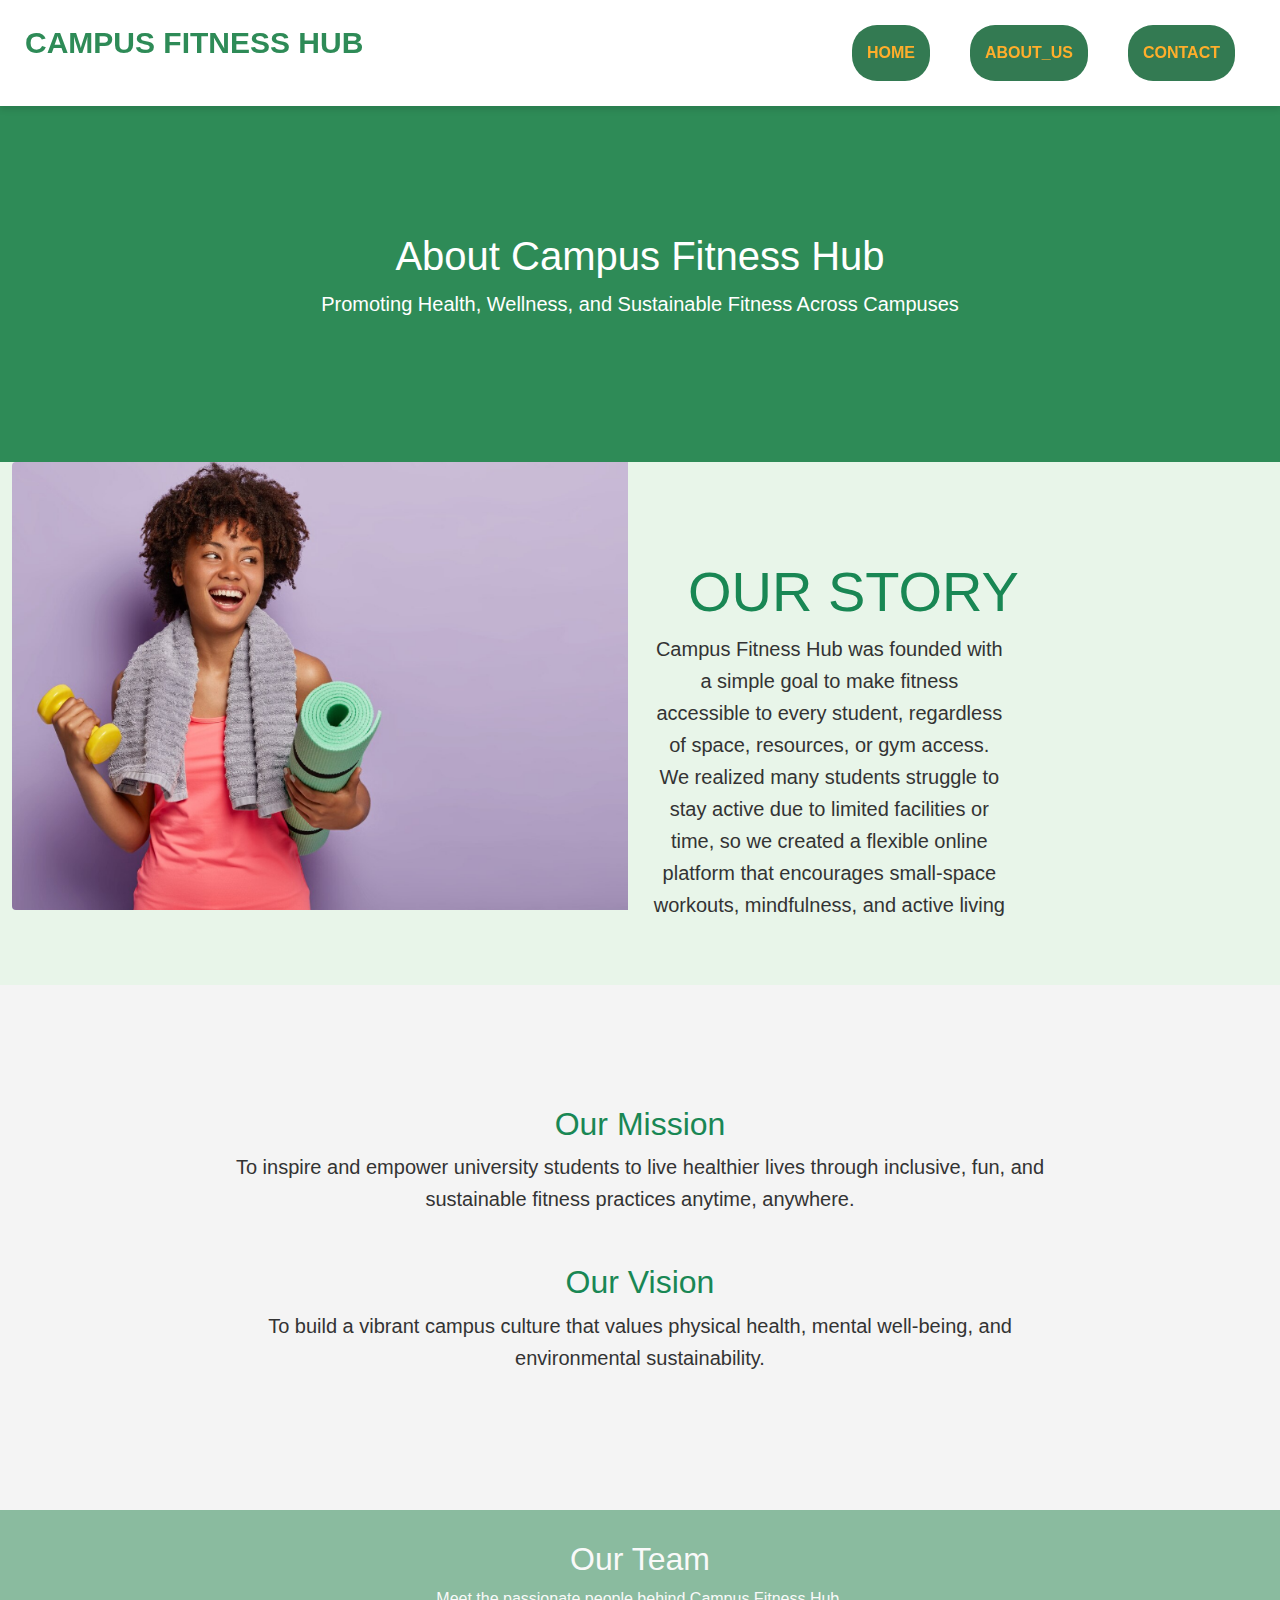
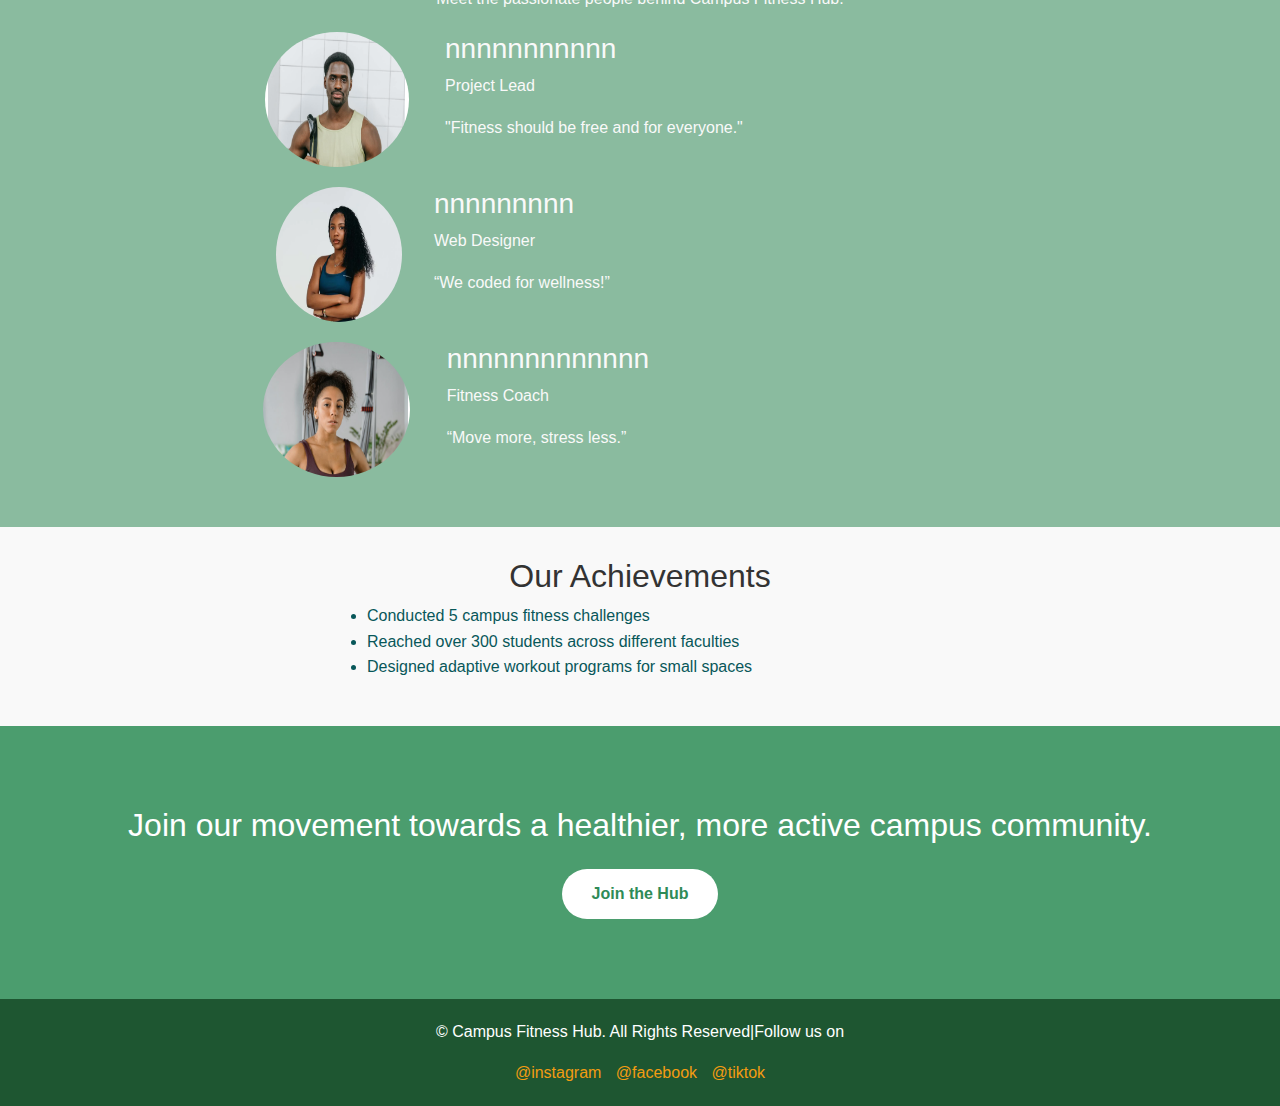
<file: ABOUT_US.html>
<!DOCTYPE html>
<html lang="en">
<head>
    <meta charset="UTF-8">
    <meta name="viewport" content="width=device-width, initial-scale=1.0">
    <title>ABOUT_US</title>
    
<link rel="stylesheet" href="BOOTSTRAP/css/bootstrap.css">
    <link rel="stylesheet" href="CSS/STYLE.css">
</head>
<body>
    <header>
<div class="hd"><h2 class="logo">CAMPUS FITNESS HUB</h2></div>

<div class="nav">
    
        <a href="INDEX.html">HOME</a>
        <a href="ABOUT_US.html">ABOUT_US</a>
    
        <a href="CONTACT.html">CONTACT</a>
    
</div>
 </header>


 
<section class="about text-white d-flex align-items-center justify-content-center">
  
    <div class="col-lg-12  col-md-6  py-5 ">
    <h1 class="text-center pt-5">About Campus Fitness Hub</h1>
    <p class="lead text-center pb-5">Promoting Health, Wellness, and Sustainable Fitness Across Campuses</p>
</div>
</section>


<section class="story container-fluid ">
    <div class="row ">
        <div class="col-md-12 col-lg-6" >
        <img src="IMAGES/about.png"    class="img-fluid rounded-start " alt="our story">
       </div>



            

            <div class=" py-5 col-lg-4  col-md-6">
          <h2 class="text-center  display-4  text-uppercase pt-5 font-Poppins text-success"  >Our Story</h2>

          <p  class="text-start  text-center text-break lead pe-5">
            Campus Fitness Hub was founded with a simple goal  to make fitness
             accessible to every student, regardless of space, resources, or gym access. 
             We realized many students struggle to stay active due to limited facilities or time, 
             so we created a flexible online platform that encourages small-space workouts,
             mindfulness, and active living
        </p>
         </div>
    </div>
</section>

    <section class="mission-vision  ">
        <div class="   mv col-lg-10 col-md-" >
        <h2 class="text-center h2 text-success">Our Mission</h2>
         <p class="text-center mb-5 lead">To inspire and empower university students to live healthier lives through inclusive, 
            fun, and sustainable fitness practices  anytime, anywhere.</p>



<h2 class="text-center h2 text-success">Our Vision</h2>
<p class="text-center lead">To build a vibrant campus culture that values physical health, mental well-being, and environmental 
    sustainability.</p>
</div>

    </section>



    <section class="team justify-content-center">
        <h2 class = "text-center">Our Team</h2>

        <p  class = "text-center">Meet the passionate people behind Campus Fitness Hub.</p>


         <div class="team-card d-flex justify-content-center ">
            <div>
            <img src="IMAGES/p3.PNG"  class="rounded-circle " alt="project- lead">
            </div>

<div class=" t-body align-items-center " >
            <h3   class="">nnnnnnnnnnn</h3>
            <p class="role">Project Lead</p>
            <p class="comment">"Fitness should be free and for everyone."</p>
</div>

   </div>


        <div class="team-card d-flex justify-content-center">
<div>
            <img src="IMAGES/p2.PNG" class="rounded-circle "alt="web designer">
 </div>

    <div class="t-body align-items-center ">
            <h3 class=""> nnnnnnnnn   </h3>
           <p class="role ">Web Designer</p>
         <p class="comment ">“We coded for wellness!”</p>
        </div>

  </div>


        <div class=" team-card d-flex justify-content-center">
<div>
          <img src="IMAGES/p4.PNG" class="rounded-circle" alt=" fitness coach">
          </div>

          <div class=" t-body align-items-center "  >
             <h3>nnnnnnnnnnnnn</h3>
           <p class="role">Fitness Coach</p>
            <p class="comment">“Move more, stress less.”</p>
</div>
        </div>

       
    </section>




    <section class="Achievements">
        <h2 class="text-center"> Our Achievements</h2>
<div class = "achieve">
        <ul>
            <li>Conducted 5 campus fitness challenges</li>
            <li>Reached over 300 students across different faculties</li>
            <li>Designed adaptive workout programs for small spaces</li>
        </ul>
</div>
    </section>

<section class="cta">
  <h2>Join our movement towards a healthier, more active campus community.</h2>  
  <button>Join the Hub</button>
</section>


<footer>
    <p>&copy; Campus Fitness Hub. All Rights Reserved|Follow us on </p>

    <div class="socials">
<a href="#">@instagram</a>
<a href="#">@facebook</a>
<a href="#">@tiktok</a>
    </div>


</footer>

</body>
</html>
</file>
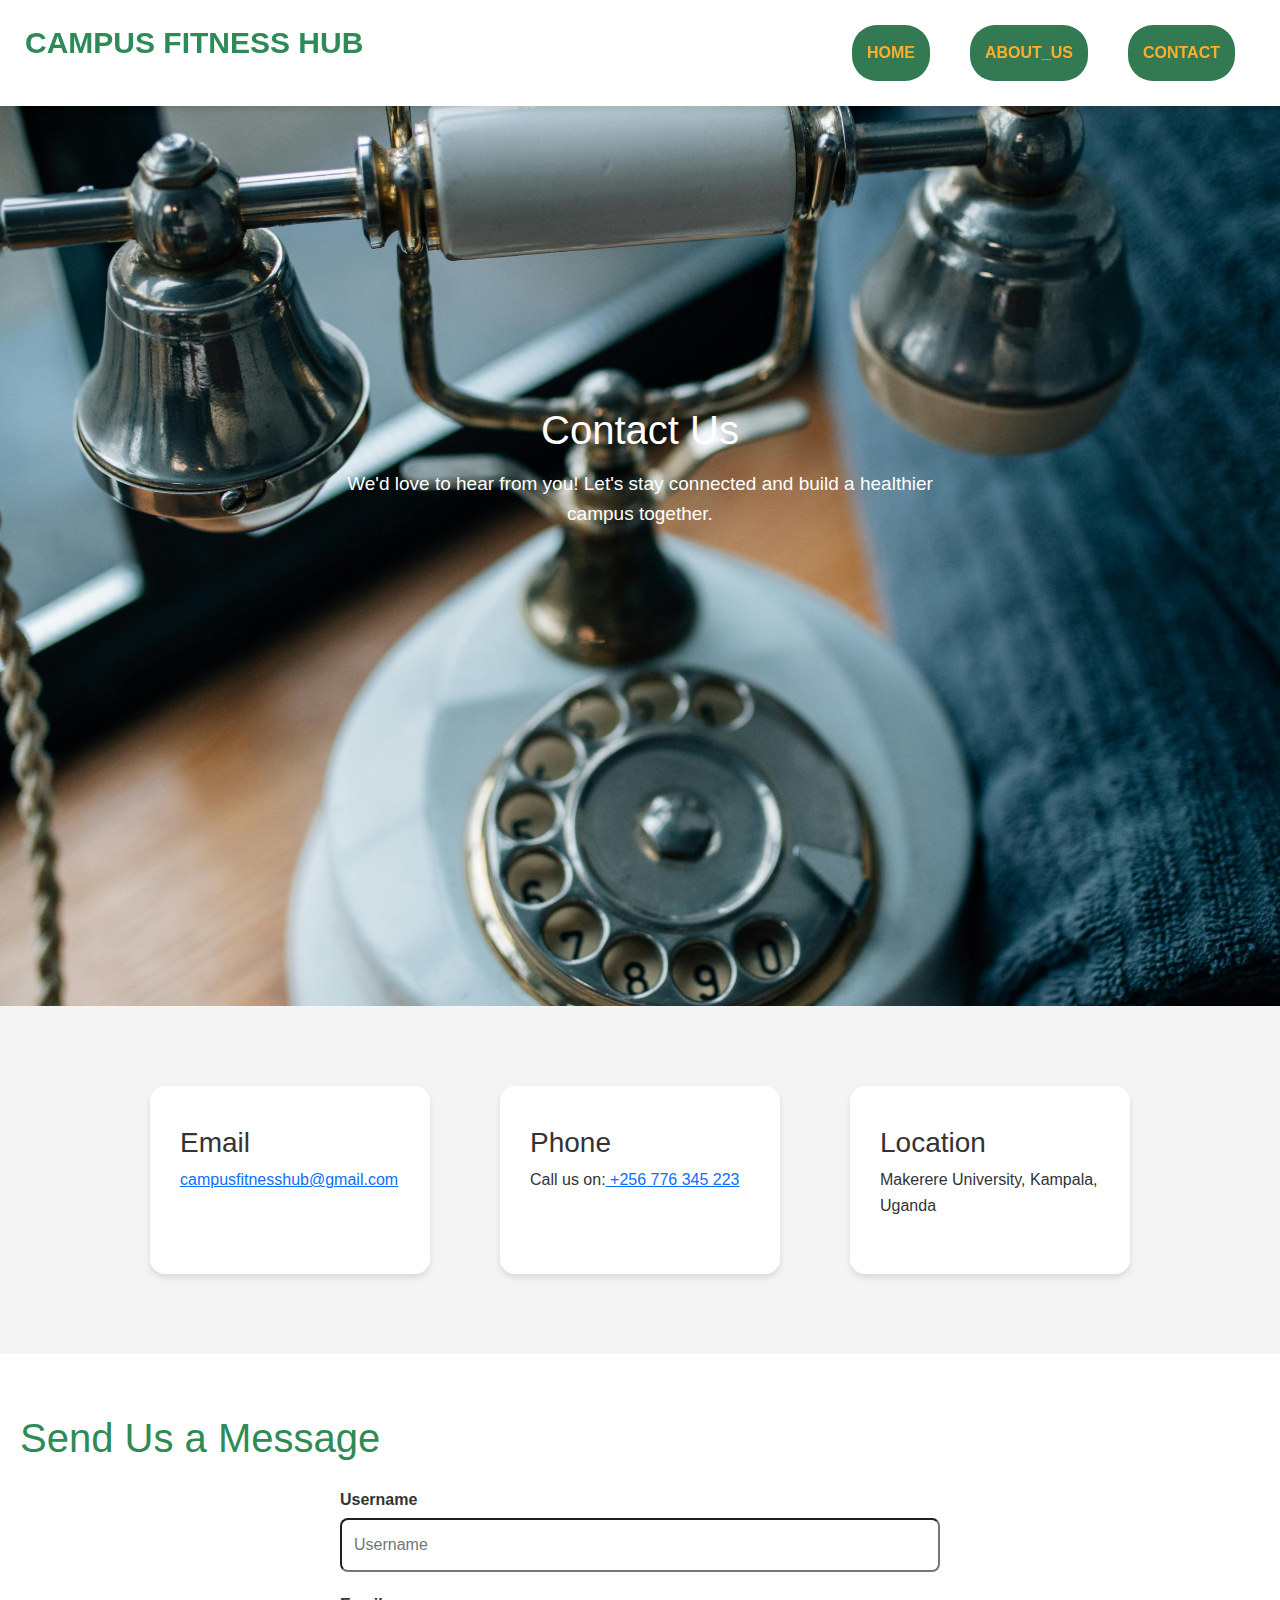
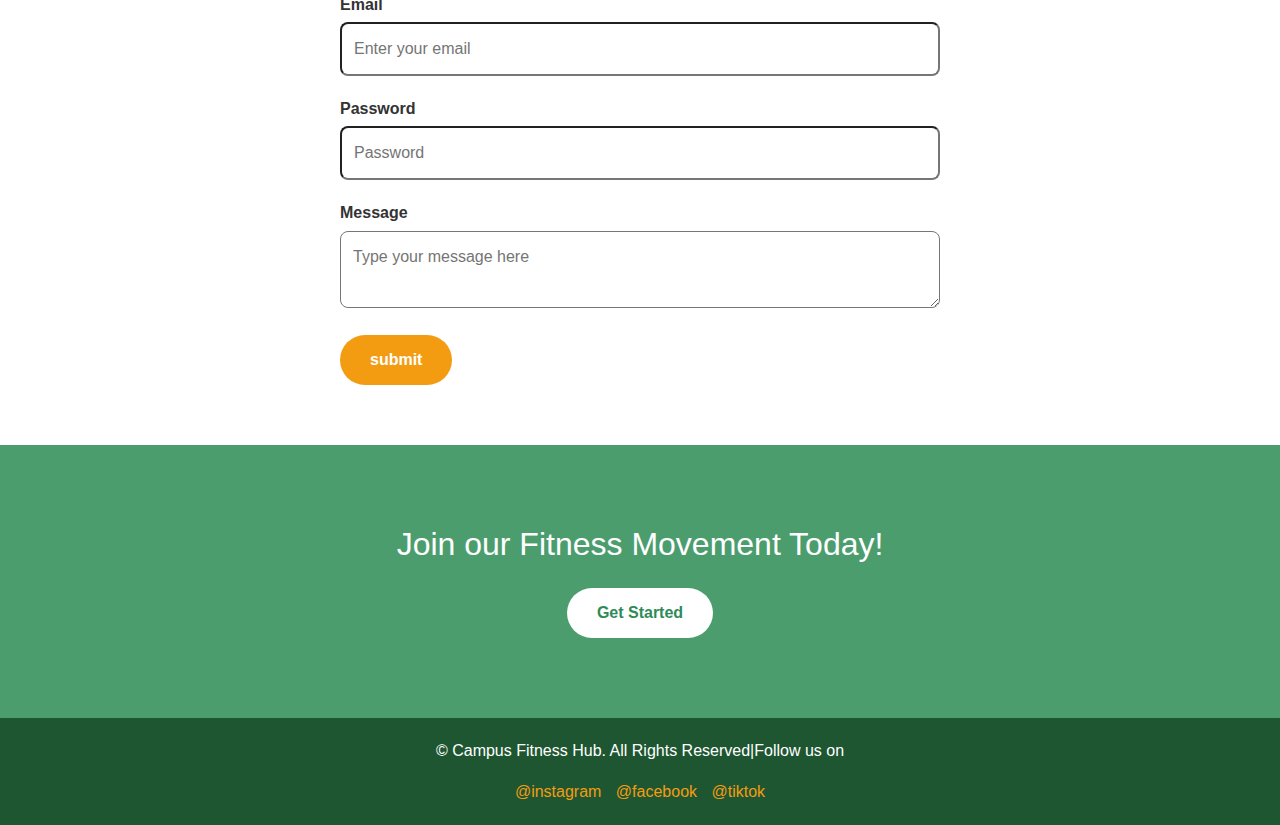
<file: CONTACT.html>
<!DOCTYPE html>
<html lang="en">
<head>
    <meta charset="UTF-8">
    <meta name="viewport" content="width=device-width, initial-scale=1.0">
    <title>CONTACT</title>
    <link rel="stylesheet" href="BOOTSTRAP/css/bootstrap.css">
    <link rel="stylesheet" href="CSS/STYLE.css">
</head>
<body>
   <header>
<div class="hd"><h2 class="logo">CAMPUS FITNESS HUB</h2></div>

<div class="nav">
    
        <a href="index.html">HOME</a>
        <a href="ABOUT_US.html">ABOUT_US</a>
    
        <a href="CONTACT.html">CONTACT</a>
    
</div>

    </header> 


    <section class="Contact">
        <div  class="ctxt">
        <h2>Contact Us</h2>
        <p>We'd love to hear from you! Let's stay connected and build a healthier campus together.</p>
        </div>
    </section>
    

    <section class="Contact-info">
<div class="info-container">
     <div class="info">
<h3> Email</h3>
<p> <a href="#">campusfitnesshub@gmail.com</a></p>
</div>


        <div class="info">
            <h3>Phone </h3>
<p>Call us on:<a href="0779173322"> +256 776 345 223</a></p>
        </div>


        <div class="info">
            <h3>Location</h3>
<p>Makerere University, Kampala, Uganda</p>
        </div>
</div>

    </section>

    <section class="ct-form">
<h2>Send Us a Message</h2>

<form >
<label for="Username">Username</label>
<input type="text"  name="Username" id=" Username" placeholder="Username" required>

<label for="Email">Email</label>
<input type="email"  name="email" id=" Email" placeholder="Enter your email" required>


<label for="password">Password</label>
<input type="password"  name=" password" id="password " placeholder="Password" required>

<label for="Message">Message</label>

<textarea name="Message" id=" Message" placeholder="Type your message here" ></textarea>


<button>submit</button>

</form>

    </section>

<section class="cta">
    <h2>Join our Fitness Movement Today!</h2>
    <button>Get Started</button>
</section>























    <footer>
    <p>&copy; Campus Fitness Hub. All Rights Reserved|Follow us on </p>

    <div class="socials">
<a href="#">@instagram</a>
<a href="#">@facebook</a>
<a href="#">@tiktok</a>
    </div>


</footer>
</body>
</html>
</file>
<file: CSS/STYLE.css>
*{
    padding: 0;
    margin: 0;
    box-sizing: border-box;
}

body{
    font-family:'Open Sans',sans-serif ;
    background-color: #f9f9f9;
    color: #333;
    line-height: 1.6;
}
header{
    background: white;
    color:  #2E8B57;
    display: flex;
padding: 25px;
    justify-content: space-between;
    box-shadow: 0 4px 6px rgba(0,0,0,0.1);
    position: sticky;
    top: 0;
    z-index: 100;
    width: 100%;
}
.hd .nav{
    width: 50%;

}
.logo{
    font-family: 'Poppins', sans-serif;
    font-size: 30px;
    font-weight: 700;
    width: 100%;

}


.nav a{

    margin: 0 20px;
    text-decoration: none;
    color: #ffae2b;
    font-weight: 600;
    transition: 0.3s;
    background: #337a52;
    padding: 15px;
    border: none;
border-radius: 25px;
 

}
.nav a:hover{
    color:  white;
    background: grey;
    text-decoration: underline;

}
.hero{
    background-image: url("/IMAGES/friends-training-together-outdoors.jpg");
text-align: center;

color: white;
height: 100vh;
background-position: center;
background-repeat: no-repeat;
background-size: cover;

}
.hero h1 , .Contact h2{
    font-family: 'Poppins',sans-serif;
    font-size: 40px;
    margin-bottom: 15px;
padding-top: 300px;
}
.hero p ,.Contact p{
    font-size: 19px;
    margin-bottom: 30px;
}
.hero button{
    background: #F39C12 ;
    color: white;
    border: none;
    padding: 12px 30px;
    border-radius: 25px;
    font-size: 16px;
    cursor: pointer;
    transition: 0.3s;
}
.hero button:hover{
    background: #2E8B57;
}

.mission{/* mission  section */
    text-align: center;
    padding: 80px 60px;
    background-color: #ffffff;

}
.mission h2{
    font-family:'Poppins', sans-serif;
    font-size: 32px;
    color: #2E8B57;
    margin-bottom: 20px;
}
.mission p{
    max-width: 700px;
    margin: 0 auto;
    font-size: 18px;
}
.activities{/*activities*/
padding: 80px 60px;
background-color: #f4f4f4;
text-align: center;
}
.activities h2{
    font-family: 'Poppins',sans-serif;
    color: #2E8B57 ;
    margin-bottom: 40px;
    font-size: 32px;
}
.activity-container , .info-container{
    display: flex;
    justify-content: center;
    flex-wrap: wrap;
    gap: 30px;
}
.card{
    background: white;
    padding:30px ;
    border-radius:15px;
    box-shadow: 0 4px 6px rgba(0,0,0,0.1);
    width:280px;
    transition: 0.3s;
}
.card:hover{
    transform: translateY(-5px);
}
 

.card h3{
    color: #F39C12;
    font-family:'Poppins', sans-serif ;
    margin-bottom:15px ;
}
.quote{/* quote*/
    background-color: #E8F5E9 ;
    text-align:center ;
    padding: 60px 20px;
    font-style:italic ;
    font-size:21px ;
    color:#333 ;
}

.quote h4{
    margin-top: 15px;
    font-weight:600px ;
    font-style: normal;
}
.cta{/* call to action*/
background-color: #4b9d6e;
color: white;
text-align: center;
padding: 80px 20px;
}
.cta h2{
font-family: 'Poppins',sans-serif;
font-size: 32px;
margin-bottom:25px ;

}

.cta button{
    background: white;
    color:#2E8B57 ;
    border:none ;
    padding:12px 30px ;
    border-radius:25px ;
    font-size: 16px;
    font-weight: bold;
    cursor: pointer;
    transition: 0.3s;
}
.cta button:hover{
    background:#F39C12;
    color: white;
}
footer{
    background: #1E5631 ;
    color:white ;
text-align:center ;
padding: 20px;
font: size 14px; ;

}
footer a{
    color: #F39C12;
    text-decoration:none ;
    margin:0 5px ;
}
footer a:hover{
    text-decoration: underline;
    color: #f4f4f4;
}



/* contact page*/
.Contact{
    background-image:url("/IMAGES/phone.jpg") ;

text-align: center;

color: white;
height: 100vh;
background-position: center;
background-repeat: no-repeat;
background-size: cover;

}

.ctxt, .hero-text{
width: 50%;
margin: 0 auto;




}
    
 .Contact-info{
    display: flex;
    background-color: #f4f4f4;
    padding: 80px 60px ;
    justify-items: center;
    gap: 30px;
justify-content: center;

 }
    
    .info{
        padding: 40px 30px;
    border-radius:15px;
    box-shadow: 0 4px 6px rgba(0,0,0,0.1);
    width:280px;
    transition: 0.3s;
    background: white;
margin: 0 20px;

    
    }

    .info:hover{
        transform: translateY(-5px);
    }

.ct-form{/*form*/

background: white;
text-align: left;
padding: 60px 20px;




}
.ct-form h2{
    color: #2E8B57 ;
    margin-bottom: 25px;
    font-size: 40px;
}

form{
    max-width: 600px;
    margin: 0 auto;
}

label{
    display: block;
    margin-bottom: 5px;
    color: #333;
    font-weight: bold;
}

input,textarea{
    width: 100%;
    padding: 12px;
    margin-bottom: 20px;
    border-radius: 8px;
     font-family:'Open Sans',sans-serif ;
}

 form button{
    background-color: #F39C12;
    color: white;
    border: none;
    padding:12px 30px ;
    border-radius:25px ;
    transition: 0.3s;
    font-weight: bold;
    cursor: pointer;
 }

 form button:hover{
    background-color:  #2E8B57;
 }



 .about{
    background-color: #2E8B57;
    padding: 30px;
 }

.story{
    background-color:#E8F5E9;
}

.mission-vision{
    align-items: center;
    justify-content: center;
    padding: 120px;
    background:#f4f4f4 ;
    
}

.mv{
width: 80%;
margin: 0 auto;

}

.team-card img{
    width: 80%;
    height: 15vh;
    
}

.team-card{
    margin: 20px;
    display:flex;
    width:100%;
}
.t-body, .right{/* images and the body in the team cards*/
    width:50%;

}
.team{
    justify-content:center;
    background-color:#8abb9f ;
    padding: 30px;
    color: #f9f9f9;
}

.members{
    width:60%;
    margin: 0 auto;
    align-items: center;
    justify-content: center;
}




.achieve{
width:50%;
margin:0 auto;
color:#085759;

}

.Achievements{
background-color:#F9F9F9;
padding:30px;}











@media(max-width:400px){
   header{

    display: flex;
    justify-content: space-between;
align-items: flex-start;
    padding:5px;
    
   }
header .hd{
    width: 30%;
    margin: 0 auto;
padding:  5px;

}


header .logo{
    
    font-size: 15px;
    font-weight: 700;
    width: 100%;


nav a{

   width: 100%; 
    font-size:  15px;
    

    
    padding: 0;
border-radius: 0;



}
.row img{
width:100%;





}
</file>
